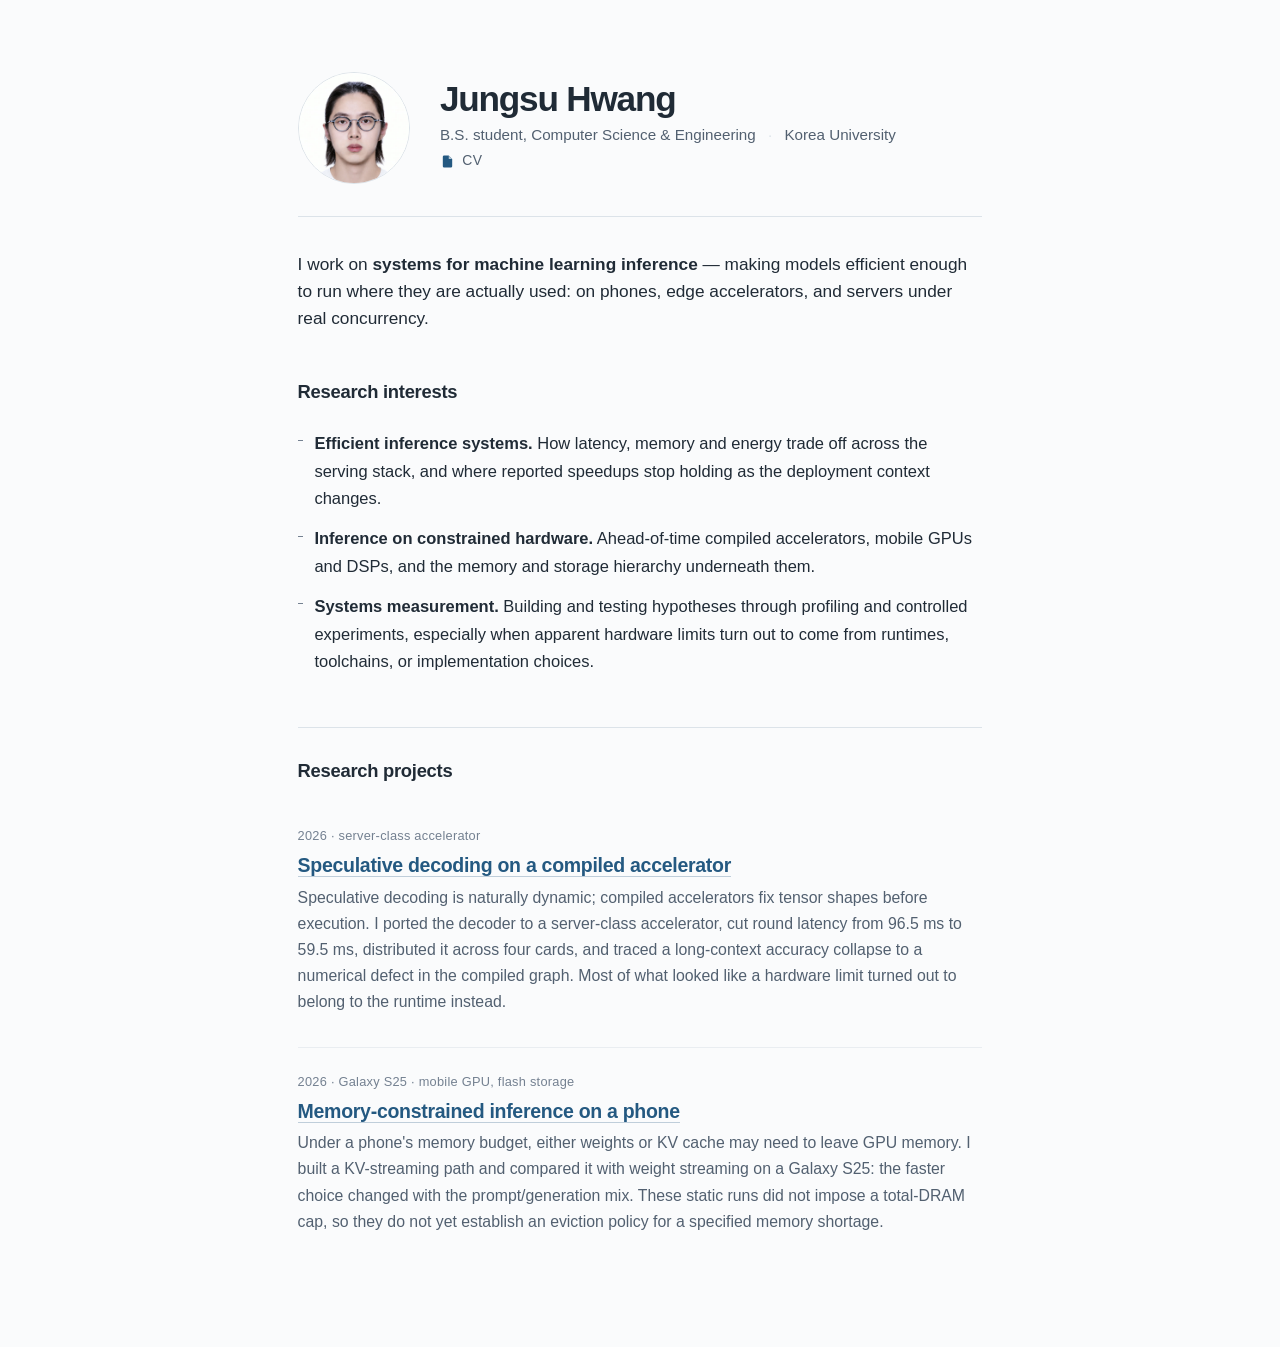
<file: index.html>
<!doctype html>
<html lang="en">
<head>
<meta charset="utf-8">
<meta name="viewport" content="width=device-width, initial-scale=1">
<meta name="robots" content="noindex, nofollow, noarchive">
<title>Jungsu Hwang</title>
<meta name="description" content="Jungsu Hwang - undergraduate researcher at Korea University working on systems for machine learning inference.">

<!-- Open Graph: this is what shows up when you paste the link into an email or Slack. -->
<meta property="og:type" content="profile">
<meta property="og:title" content="Jungsu Hwang">
<meta property="og:description" content="Systems for machine learning inference - on phones, edge accelerators, and servers under real concurrency.">
<meta property="og:url" content="https://jasonwayn.github.io/">

<link rel="stylesheet" href="assets/css/style.css">
</head>
<body>
<main class="wrap">

  <!-- =========================================================
       MASTHEAD
       ========================================================= -->
  <header class="masthead">
    <!-- Cropped from the original by ffmpeg: crop=950:950:103:55, 512px square.
         Softening lives in style.css (.portrait); --portrait-fade controls it. -->
    <img class="portrait" src="assets/img/portrait.jpg" alt="Jungsu Hwang">

    <div>
      <h1>Jungsu Hwang</h1>
      <p class="affil">
        <span>B.S. student, Computer Science &amp; Engineering</span>
        <span class="sep">&middot;</span>
        <span>Korea University</span>
      </p>

      <!-- Drop the PDF at assets/CV.pdf. To show the glyph alone, delete the
           <span>CV</span> below; the link keeps its accessible name either way. -->
      <p class="cvline">
        <a class="cvlink" href="assets/CV.pdf" target="_blank" rel="noopener"
           aria-label="Curriculum vitae (PDF)">
          <svg viewBox="0 0 16 16" width="15" height="15"
               aria-hidden="true" focusable="false">
            <path class="doc"  d="M9.3 1.6H4.4a1.4 1.4 0 0 0-1.4 1.4v10a1.4 1.4 0 0 0 1.4 1.4h7.2a1.4 1.4 0 0 0 1.4-1.4V5.3z"/>
            <path class="fold" d="M9.3 1.6v3.7H13z"/>
          </svg><span>CV</span>
        </a>
      </p>
    </div>
  </header>

  <p class="lede">
    I work on <strong>systems for machine learning inference</strong> &mdash; making models
    efficient enough to run where they are actually used: on phones, edge accelerators, and
    servers under real concurrency.
  </p>


  <!-- =========================================================
       RESEARCH INTERESTS
       ========================================================= -->
  <section>
    <h2>Research interests</h2>
    <ul class="clean">
      <li><strong>Efficient inference systems.</strong> How latency, memory and energy
        trade off across the serving stack, and where reported speedups stop holding as the
        deployment context changes.</li>
      <li><strong>Inference on constrained hardware.</strong> Ahead-of-time compiled
        accelerators, mobile GPUs and DSPs, and the memory and storage hierarchy underneath
        them.</li>
      <li><strong>Systems measurement.</strong> Building and testing hypotheses through
        profiling and controlled experiments, especially when apparent hardware limits turn
        out to come from runtimes, toolchains, or implementation choices.</li>
    </ul>
  </section>


  <!-- =========================================================
       RESEARCH PROJECTS - what was found. One detail page so far;
       entries without one are self-contained.
       ========================================================= -->
  <section>
    <h2>Research projects</h2>

    <article class="entry">
      <div class="meta">2026 &middot; server-class accelerator</div>
      <h3><a href="projects/npu-static-shapes.html">Speculative decoding on a compiled accelerator</a></h3>
      <p>
        Speculative decoding is naturally dynamic; compiled accelerators fix tensor shapes
        before execution. I ported the decoder to a server-class accelerator, cut round
        latency from 96.5&nbsp;ms to 59.5&nbsp;ms, distributed it across four cards, and
        traced a long-context accuracy collapse to a numerical defect in the compiled graph.
        Most of what looked like a hardware limit turned out to belong to the runtime
        instead.
      </p>
    </article>

    <article class="entry">
      <div class="meta">2026 &middot; Galaxy S25 &middot; mobile GPU, flash storage</div>
      <h3><a href="projects/phone-memory.html">Memory-constrained inference on a phone</a></h3>
      <p>
        Under a phone's memory budget, either weights or KV cache may need to leave GPU
        memory. I built a KV-streaming path and compared it with weight streaming on a
        Galaxy S25: the faster choice changed with the prompt/generation mix.
        These static runs did not impose a total-DRAM cap, so they do not yet
        establish an eviction policy for a specified memory shortage.
      </p>
    </article>

    <!-- Fill in the paper title and authors, then uncomment to show this entry.
    <article class="entry">
      <h3>Reproducing PAPER TITLE end-to-end</h3>
      <p>
        Reproduced AUTHORS's preprint from the released artifact on a lab server,
        including three patches needed to make the published pipeline run.
      </p>
    </article>
    -->
  </section>


</main>
</body>
</html>
</file>
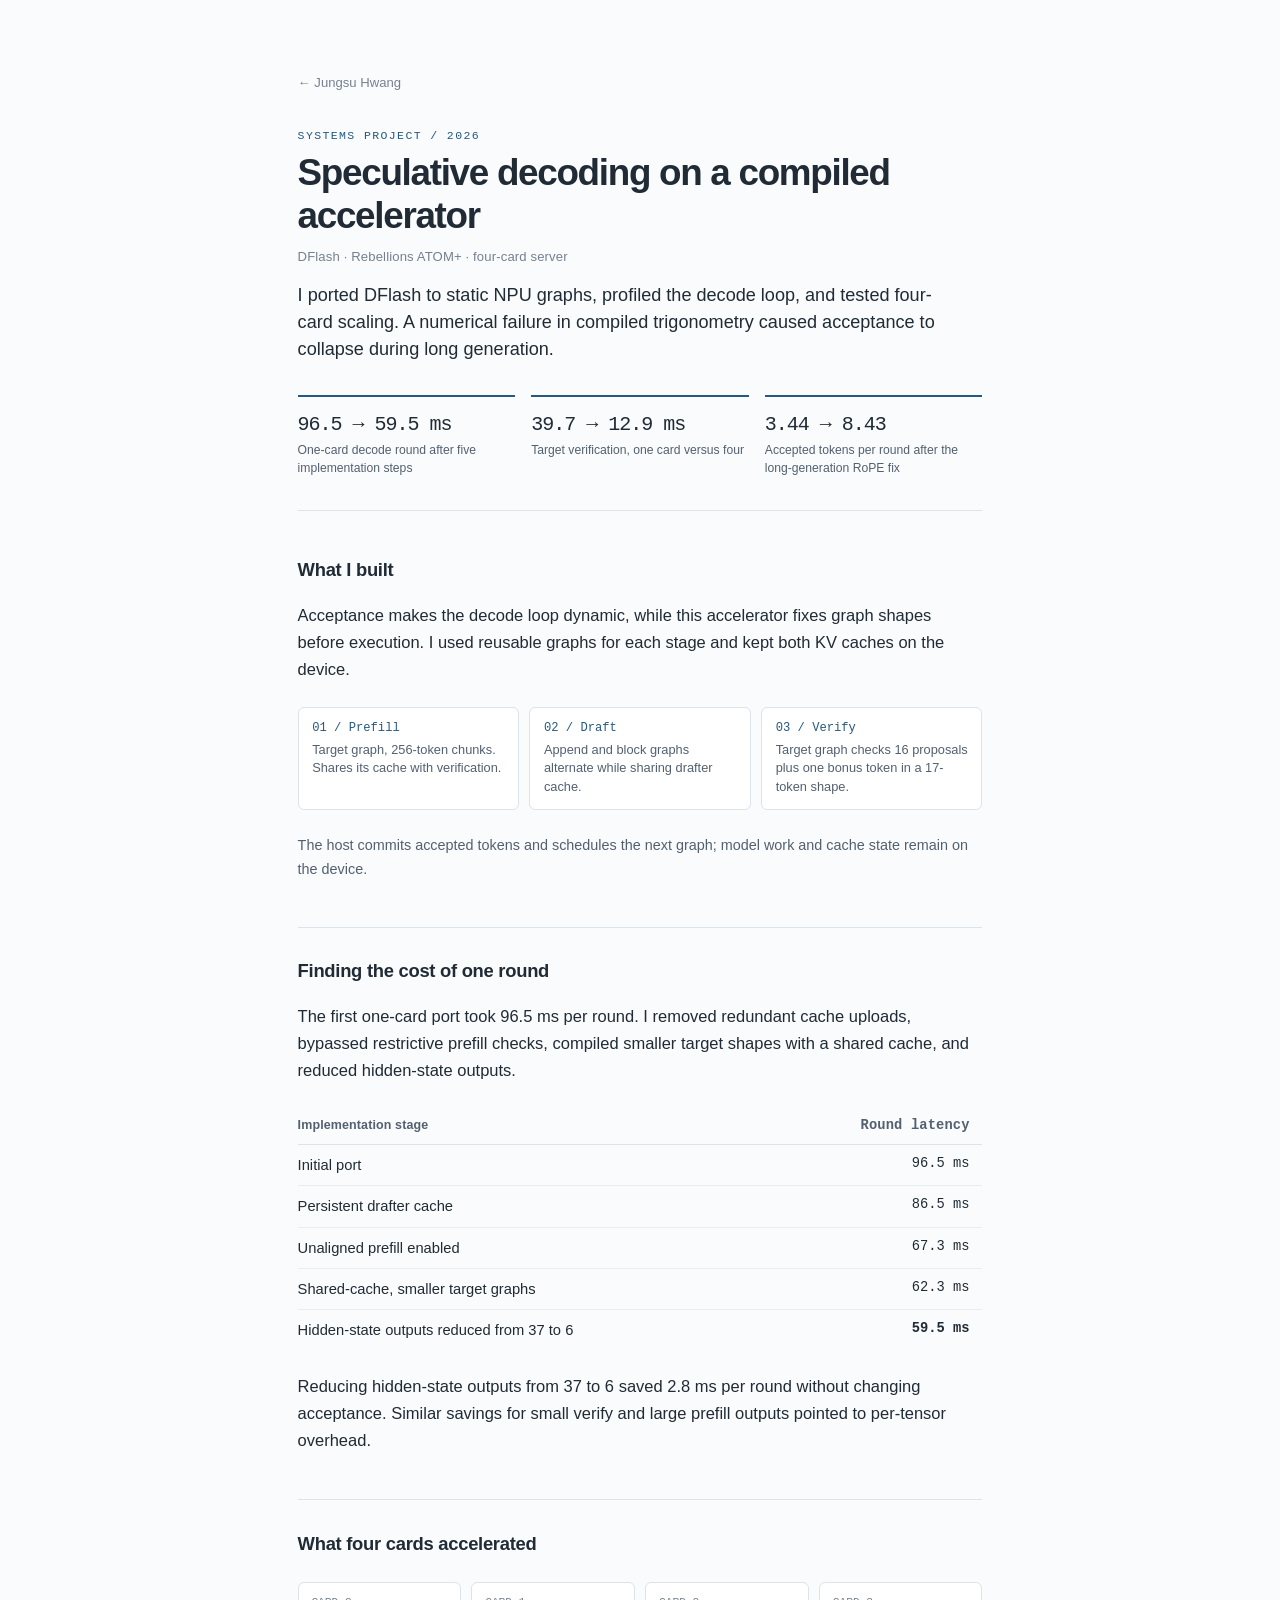
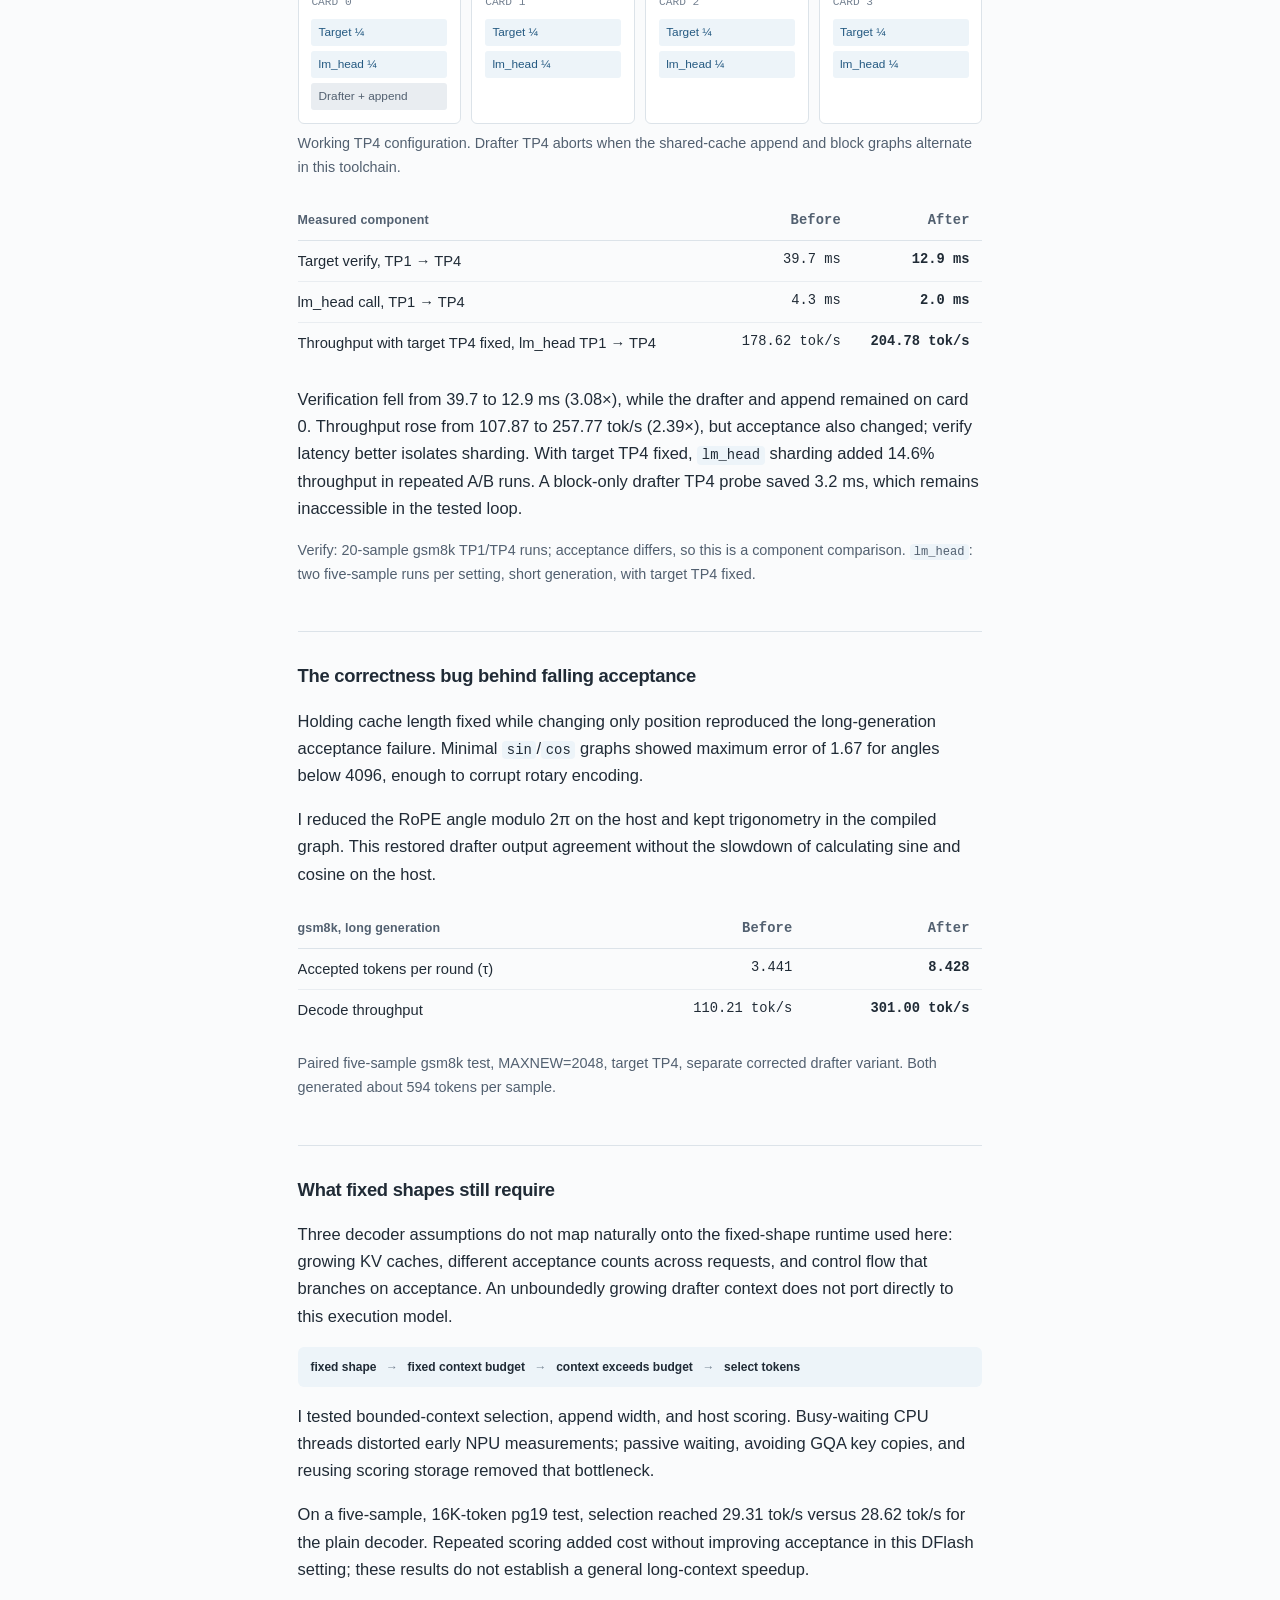
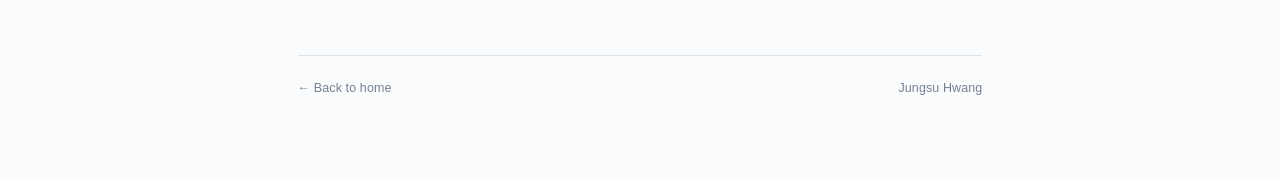
<file: projects/npu-static-shapes.html>
<!doctype html>
<html lang="en">
<head>
<meta charset="utf-8">
<meta name="viewport" content="width=device-width, initial-scale=1">
<meta name="robots" content="noindex, nofollow, noarchive">
<title>Speculative decoding on a compiled accelerator</title>
<meta name="description" content="A static-graph port of DFlash to Rebellions ATOM+: implementation, measured optimizations, four-card scaling, and a long-context correctness fix.">
<link rel="stylesheet" href="../assets/css/style.css">
<style>
  .project-kicker { margin: 0 0 .65rem; color: var(--accent); font: .72rem var(--font-mono); letter-spacing: .12em; text-transform: uppercase; }
  .project-intro { max-width: 40rem; margin: .9rem 0 0; font-size: 1.13rem; line-height: 1.5; }
  .stats { display: grid; grid-template-columns: repeat(3, minmax(0, 1fr)); gap: 1rem; margin: 2rem 0 0; }
  .stat { padding: 1rem 0 .1rem; border-top: 2px solid var(--accent); }
  .stat strong { display: block; font: 1.25rem var(--font-mono); letter-spacing: -.05em; color: var(--text); }
  .stat span { display: block; margin-top: .4rem; color: var(--text-muted); font: .76rem/1.45 var(--font-sans); }
  .section-note { color: var(--text-muted); font-size: .9rem; }
  .flow { display: grid; grid-template-columns: repeat(3, minmax(0, 1fr)); gap: .65rem; margin: 1.5rem 0; }
  .flow-step { border: 1px solid var(--rule); border-radius: 6px; padding: .8rem .85rem; background: var(--bg-raised); }
  .flow-step b { display: block; font: .76rem var(--font-mono); color: var(--accent); }
  .flow-step span { display: block; margin-top: .35rem; color: var(--text-muted); font: .8rem/1.45 var(--font-sans); }
  .round-table th:first-child, .round-table td:first-child { width: 67%; }
  .cards { display: grid; grid-template-columns: repeat(4, minmax(0, 1fr)); gap: .65rem; margin: 1.4rem 0 .55rem; }
  .card { min-width: 0; padding: .8rem; border: 1px solid var(--rule); border-radius: 6px; background: var(--bg-raised); }
  .card .label { display: block; margin-bottom: .7rem; color: var(--text-faint); font: .7rem var(--font-mono); }
  .card .piece { display: block; padding: .35rem .45rem; margin-top: .35rem; border-radius: 3px; background: var(--accent-soft); color: var(--accent); font: .74rem/1.3 var(--font-sans); }
  .card .local { background: var(--rule-soft); color: var(--text-muted); }
  .shape-chain { display: flex; flex-wrap: wrap; gap: .35rem .6rem; align-items: center; margin: 1rem 0; padding: .7rem .8rem; background: var(--accent-soft); border-radius: 6px; font: .75rem/1.5 var(--font-sans); }
  .shape-chain b { font-weight: 600; }
  .shape-chain span { color: var(--text-faint); }
  @media (max-width: 560px) {
    .stats { grid-template-columns: 1fr; gap: .45rem; }
    .stat { padding-top: .7rem; }
    .flow { grid-template-columns: 1fr; }
    .cards { grid-template-columns: repeat(2, minmax(0, 1fr)); }
  }
</style>
</head>
<body>
<main class="wrap">
  <p class="crumb"><a href="../">&larr; Jungsu Hwang</a></p>

  <header class="pagehead">
    <p class="project-kicker">Systems project / 2026</p>
    <h1>Speculative decoding on a compiled accelerator</h1>
    <p class="meta">DFlash &middot; Rebellions ATOM+ &middot; four-card server</p>
    <p class="project-intro">I ported DFlash to static NPU graphs, profiled the decode loop, and tested four-card scaling. A numerical failure in compiled trigonometry caused acceptance to collapse during long generation.</p>
    <div class="stats" aria-label="Key measured results">
      <div class="stat"><strong>96.5 &rarr; 59.5 ms</strong><span>One-card decode round after five implementation steps</span></div>
      <div class="stat"><strong>39.7 &rarr; 12.9 ms</strong><span>Target verification, one card versus four</span></div>
      <div class="stat"><strong>3.44 &rarr; 8.43</strong><span>Accepted tokens per round after the long-generation RoPE fix</span></div>
    </div>
  </header>

  <section>
    <h2>What I built</h2>
    <p>Acceptance makes the decode loop dynamic, while this accelerator fixes graph shapes before execution. I used reusable graphs for each stage and kept both KV caches on the device.</p>
    <div class="flow" aria-label="Static-graph decoding pipeline">
      <div class="flow-step"><b>01 / Prefill</b><span>Target graph, 256-token chunks. Shares its cache with verification.</span></div>
      <div class="flow-step"><b>02 / Draft</b><span>Append and block graphs alternate while sharing drafter cache.</span></div>
      <div class="flow-step"><b>03 / Verify</b><span>Target graph checks 16 proposals plus one bonus token in a 17-token shape.</span></div>
    </div>
    <p class="section-note">The host commits accepted tokens and schedules the next graph; model work and cache state remain on the device.</p>
  </section>

  <section>
    <h2>Finding the cost of one round</h2>
    <p>The first one-card port took 96.5 ms per round. I removed redundant cache uploads, bypassed restrictive prefill checks, compiled smaller target shapes with a shared cache, and reduced hidden-state outputs.</p>
    <div class="scroll-x">
      <table class="round-table">
        <thead><tr><th>Implementation stage</th><th class="num">Round latency</th></tr></thead>
        <tbody>
          <tr><td>Initial port</td><td class="num">96.5 ms</td></tr>
          <tr><td>Persistent drafter cache</td><td class="num">86.5 ms</td></tr>
          <tr><td>Unaligned prefill enabled</td><td class="num">67.3 ms</td></tr>
          <tr><td>Shared-cache, smaller target graphs</td><td class="num">62.3 ms</td></tr>
          <tr><td>Hidden-state outputs reduced from 37 to 6</td><td class="num win">59.5 ms</td></tr>
        </tbody>
      </table>
    </div>
    <p>Reducing hidden-state outputs from 37 to 6 saved 2.8 ms per round without changing acceptance. Similar savings for small verify and large prefill outputs pointed to per-tensor overhead.</p>
  </section>

  <section>
    <h2>What four cards accelerated</h2>
    <div class="cards" role="img" aria-label="The target and optional output projection are sharded across cards zero through three. Drafter and append remain on card zero.">
      <div class="card"><span class="label">CARD 0</span><span class="piece">Target &frac14;</span><span class="piece">lm_head &frac14;</span><span class="piece local">Drafter + append</span></div>
      <div class="card"><span class="label">CARD 1</span><span class="piece">Target &frac14;</span><span class="piece">lm_head &frac14;</span></div>
      <div class="card"><span class="label">CARD 2</span><span class="piece">Target &frac14;</span><span class="piece">lm_head &frac14;</span></div>
      <div class="card"><span class="label">CARD 3</span><span class="piece">Target &frac14;</span><span class="piece">lm_head &frac14;</span></div>
    </div>
    <p class="section-note">Working TP4 configuration. Drafter TP4 aborts when the shared-cache append and block graphs alternate in this toolchain.</p>
    <div class="scroll-x">
      <table>
        <thead><tr><th>Measured component</th><th class="num">Before</th><th class="num">After</th></tr></thead>
        <tbody>
          <tr><td>Target verify, TP1 &rarr; TP4</td><td class="num">39.7 ms</td><td class="num win">12.9 ms</td></tr>
          <tr><td>lm_head call, TP1 &rarr; TP4</td><td class="num">4.3 ms</td><td class="num win">2.0 ms</td></tr>
          <tr><td>Throughput with target TP4 fixed, lm_head TP1 &rarr; TP4</td><td class="num">178.62 tok/s</td><td class="num win">204.78 tok/s</td></tr>
        </tbody>
      </table>
    </div>
    <p>Verification fell from 39.7 to 12.9 ms (3.08&times;), while the drafter and append remained on card 0. Throughput rose from 107.87 to 257.77 tok/s (2.39&times;), but acceptance also changed; verify latency better isolates sharding. With target TP4 fixed, <code>lm_head</code> sharding added 14.6% throughput in repeated A/B runs. A block-only drafter TP4 probe saved 3.2 ms, which remains inaccessible in the tested loop.</p>
    <p class="section-note">Verify: 20-sample gsm8k TP1/TP4 runs; acceptance differs, so this is a component comparison. <code>lm_head</code>: two five-sample runs per setting, short generation, with target TP4 fixed.</p>
  </section>

  <section>
    <h2>The correctness bug behind falling acceptance</h2>
    <p>Holding cache length fixed while changing only position reproduced the long-generation acceptance failure. Minimal <code>sin</code>/<code>cos</code> graphs showed maximum error of 1.67 for angles below 4096, enough to corrupt rotary encoding.</p>
    <p>I reduced the RoPE angle modulo 2&pi; on the host and kept trigonometry in the compiled graph. This restored drafter output agreement without the slowdown of calculating sine and cosine on the host.</p>
    <div class="scroll-x">
      <table>
        <thead><tr><th>gsm8k, long generation</th><th class="num">Before</th><th class="num">After</th></tr></thead>
        <tbody>
          <tr><td>Accepted tokens per round (&tau;)</td><td class="num">3.441</td><td class="num win">8.428</td></tr>
          <tr><td>Decode throughput</td><td class="num">110.21 tok/s</td><td class="num win">301.00 tok/s</td></tr>
        </tbody>
      </table>
    </div>
    <p class="section-note">Paired five-sample gsm8k test, MAXNEW=2048, target TP4, separate corrected drafter variant. Both generated about 594 tokens per sample.</p>
  </section>

  <section>
    <h2>What fixed shapes still require</h2>
    <p>Three decoder assumptions do not map naturally onto the fixed-shape runtime used here: growing KV caches, different acceptance counts across requests, and control flow that branches on acceptance. An unboundedly growing drafter context does not port directly to this execution model.</p>
    <div class="shape-chain" aria-label="Fixed shape leads to context selection"><b>fixed shape</b><span>&rarr;</span><b>fixed context budget</b><span>&rarr;</span><b>context exceeds budget</b><span>&rarr;</span><b>select tokens</b></div>
    <p>I tested bounded-context selection, append width, and host scoring. Busy-waiting CPU threads distorted early NPU measurements; passive waiting, avoiding GQA key copies, and reusing scoring storage removed that bottleneck.</p>
    <p>On a five-sample, 16K-token pg19 test, selection reached 29.31 tok/s versus 28.62 tok/s for the plain decoder. Repeated scoring added cost without improving acceptance in this DFlash setting; these results do not establish a general long-context speedup.</p>
  </section>

  <footer><span><a href="../">&larr; Back to home</a></span><span>Jungsu Hwang</span></footer>
</main>
</body>
</html>
</file>
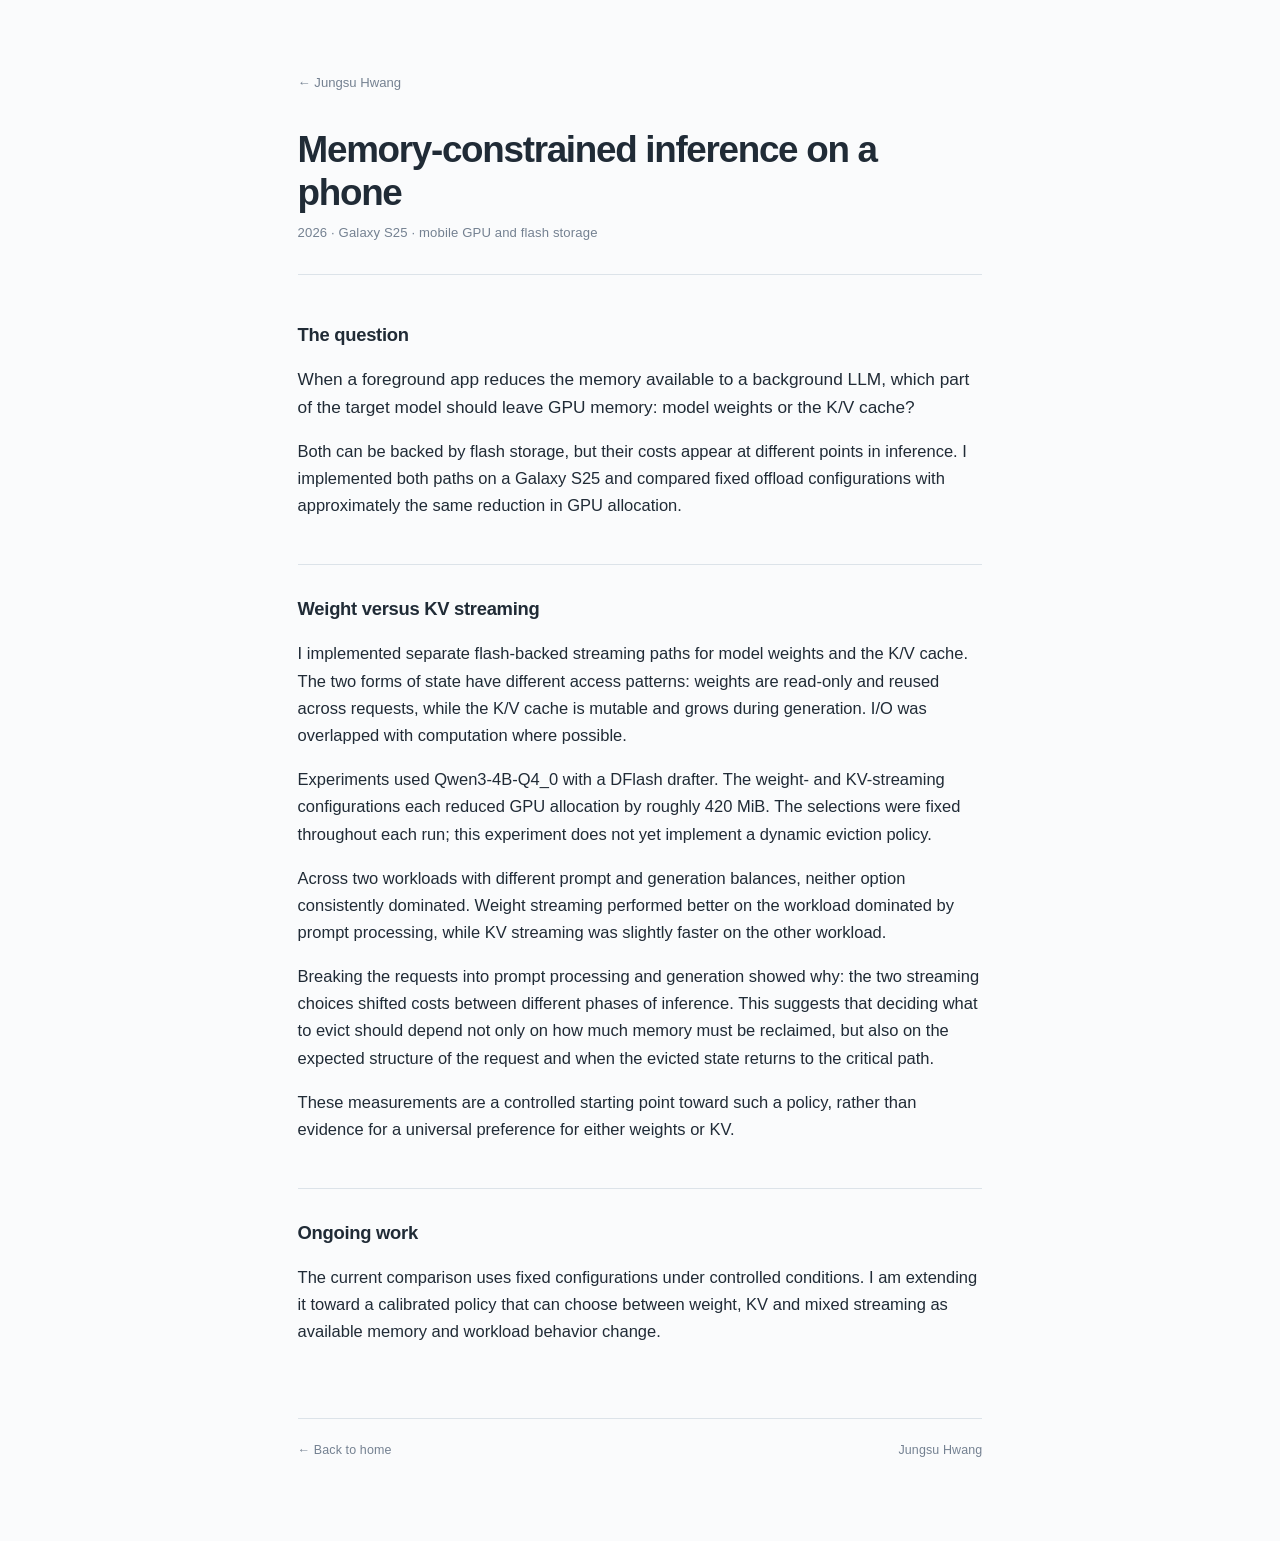
<file: projects/phone-memory.html>
<!doctype html>
<html lang="en">
<head>
<meta charset="utf-8">
<meta name="viewport" content="width=device-width, initial-scale=1">
<meta name="robots" content="noindex, nofollow, noarchive">
<title>Memory-constrained inference on a phone</title>
<meta name="description" content="A Galaxy S25 study of weight and K/V cache streaming for memory-constrained on-device language-model inference.">
<link rel="stylesheet" href="../assets/css/style.css">
</head>
<body>
<main class="wrap">

  <p class="crumb"><a href="../">&larr; Jungsu Hwang</a></p>

  <header class="pagehead">
    <h1>Memory-constrained inference on a phone</h1>
    <div class="meta">2026 &middot; Galaxy S25 &middot; mobile GPU and flash storage</div>
  </header>

  <!-- ================================================================= -->
  <section>
    <h2>The question</h2>
    <p class="lede">
      When a foreground app reduces the memory available to a background LLM, which
      part of the target model should leave GPU memory: model weights or the K/V cache?
    </p>
    <p>
      Both can be backed by flash storage, but their costs appear at different points
      in inference. I implemented both paths on a Galaxy S25 and compared fixed
      offload configurations with approximately the same reduction in GPU allocation.
    </p>
  </section>

  <!-- ================================================================= -->
  <section id="streaming-comparison">
    <h2>Weight versus KV streaming</h2>
    <p>
      I implemented separate flash-backed streaming paths for model weights and the
      K/V cache. The two forms of state have different access patterns: weights are
      read-only and reused across requests, while the K/V cache is mutable and grows
      during generation. I/O was overlapped with computation where possible.
    </p>
    <p>
      Experiments used Qwen3-4B-Q4_0 with a DFlash drafter. The weight- and
      KV-streaming configurations each reduced GPU allocation by roughly
      420&nbsp;MiB. The selections were fixed throughout each run; this experiment
      does not yet implement a dynamic eviction policy.
    </p>
    <p>
      Across two workloads with different prompt and generation balances, neither
      option consistently dominated. Weight streaming performed better on the
      workload dominated by prompt processing, while KV streaming was slightly
      faster on the other workload.
    </p>
    <p>
      Breaking the requests into prompt processing and generation showed why: the
      two streaming choices shifted costs between different phases of inference.
      This suggests that deciding what to evict should depend not only on how much
      memory must be reclaimed, but also on the expected structure of the request
      and when the evicted state returns to the critical path.
    </p>
    <p>
      These measurements are a controlled starting point toward such a policy,
      rather than evidence for a universal preference for either weights or KV.
    </p>
  </section>

  <!-- ================================================================= -->
  <section>
    <h2>Ongoing work</h2>
    <p>
      The current comparison uses fixed configurations under controlled conditions.
      I am extending it toward a calibrated policy that can choose between weight,
      KV and mixed streaming as available memory and workload behavior change.
    </p>
  </section>

  <!-- Add a public code link here once the repo is public:
       <p class="small muted">Code: <a href="...">github.com/jasonwayn/...</a></p> -->

  <footer>
    <span><a href="../">&larr; Back to home</a></span>
    <span>Jungsu Hwang</span>
  </footer>

</main>
</body>
</html>
</file>
<file: assets/css/style.css>
/* Shared typography and colors for the research site. */

:root {
  --bg:          #fafbfc;
  --bg-raised:   #ffffff;
  --text:        #202b36;
  --text-muted:  #526070;
  --text-faint:  #748191;
  --rule:        #dce3e9;
  --rule-soft:   #e9edf1;
  --accent:      #245981;
  --accent-soft: #edf4f9;

  --font-mono:  ui-monospace, SFMono-Regular, 'SF Mono', Menlo, Consolas,
                'Liberation Mono', monospace;
  --font-sans:  -apple-system, BlinkMacSystemFont, 'Segoe UI',
                'Helvetica Neue', Arial, 'Malgun Gothic', sans-serif;

  --measure: 46rem;
  --portrait-fade: 1;
  color-scheme: light dark;
}

@media (prefers-color-scheme: dark) {
  :root {
    --bg:          #10161c;
    --bg-raised:   #171f27;
    --text:        #e5ebf0;
    --text-muted:  #acb8c3;
    --text-faint:  #8694a2;
    --rule:        #303b46;
    --rule-soft:   #25303a;
    --accent:      #9ac9ed;
    --accent-soft: #1d3141;
  }
}

* { box-sizing: border-box; }
html { -webkit-text-size-adjust: 100%; }

body {
  margin: 0;
  background: var(--bg);
  color: var(--text);
  font-family: var(--font-sans);
  font-size: 16.5px;
  line-height: 1.65;
  -webkit-font-smoothing: antialiased;
  text-rendering: optimizeLegibility;
}

.wrap {
  max-width: var(--measure);
  margin: 0 auto;
  padding: 4.5rem 1.6rem 5rem;
}

/* ---------- links ---------- */

a {
  color: var(--accent);
  text-decoration: none;
  border-bottom: 1px solid color-mix(in srgb, var(--accent) 28%, transparent);
  transition: border-color .15s ease, color .15s ease;
}
a:hover { border-bottom-color: var(--accent); }
a.plain, a.plain:hover { border-bottom: none; }

/* ---------- masthead ---------- */

.masthead {
  display: flex;
  gap: 1.9rem;
  align-items: center;
  padding-bottom: 2rem;
  margin-bottom: 2.1rem;
  border-bottom: 1px solid var(--rule);
}

.portrait {
  flex: 0 0 112px;
  width: 112px;
  height: 112px;
  border-radius: 50%;
  object-fit: cover;
  object-position: 50% 50%;      /* source is already cropped square on the face */
  background: var(--accent-soft);
  border: 1px solid var(--rule);
  opacity: var(--portrait-fade);
  filter: grayscale(.08);
  transition: opacity .3s ease, filter .3s ease;
}
.portrait:hover {
  opacity: 1;
  filter: grayscale(0) contrast(1) brightness(1);
}
/* Shown as a dashed circle until the file exists. */
img.portrait:not([src]), img.portrait[src=""] { border-style: dashed; }

.masthead h1 {
  margin: 0 0 .35rem;
  font-family: var(--font-sans);
  font-size: 2.2rem;
  font-weight: 680;
  letter-spacing: -.035em;
  line-height: 1.12;
}

.affil {
  margin: 0;
  color: var(--text-muted);
  font-size: .95rem;
  line-height: 1.45;
}
.affil span { white-space: nowrap; }
.affil .sep { color: var(--rule); padding: 0 .5rem; }

/* CV link: a glyph and a mono label, no box. Sized to match the h2
   section labels so it reads as a marker rather than a control. */

.cvline { margin: .25rem 0 0; }

.cvlink {
  display: inline-flex;
  align-items: center;
  gap: .46rem;
  font-family: var(--font-sans);
  font-size: .87rem;
  line-height: 1;
  font-weight: 500;
  letter-spacing: .02em;
  color: var(--text-muted);
  border-bottom: none;
  transition: color .15s ease;
}
.cvlink svg {
  width: 15px;       /* drawn glyph is 80% of the box, so this lands on the
                        cap height of the label beside it */
  height: 15px;
  flex: 0 0 15px;
}
/* Solid fills rather than an outline: a 1px stroke does not survive 9px. */
.cvlink .doc  { fill: var(--accent); }
.cvlink .fold { fill: color-mix(in srgb, var(--accent) 34%, var(--bg)); }
.cvlink:hover { color: var(--accent); }
.cvlink:focus-visible {
  outline: 2px solid var(--accent);
  outline-offset: 3px;
  border-radius: 3px;
}

@media (max-width: 560px) {
  .masthead { flex-direction: column; align-items: flex-start; gap: 1.2rem; }
  .portrait { width: 96px; height: 96px; flex-basis: 96px; }
  .masthead h1 { font-size: 2rem; }
}

/* ---------- sections ---------- */

section { margin: 2.8rem 0 0; }
section + section { border-top: 1px solid var(--rule); padding-top: 1.8rem; }

h2 {
  font-family: var(--font-sans);
  font-size: 1.15rem;
  font-weight: 650;
  letter-spacing: -.015em;
  color: var(--text);
  margin: 0 0 1rem;
}

h3 {
  font-family: var(--font-sans);
  font-size: 1.05rem;
  font-weight: 650;
  letter-spacing: -.015em;
  line-height: 1.3;
  margin: 0 0 .35rem;
}

p { margin: 0 0 1.05rem; }
p:last-child { margin-bottom: 0; }

.lede { font-size: 1.08rem; line-height: 1.58; }
.muted { color: var(--text-muted); }
.small { font-size: .9rem; }

strong { font-weight: 650; }
em { font-style: italic; }

/* ---------- entries ---------- */

.entry {
  padding: 1.4rem 0;
  border-bottom: 1px solid var(--rule-soft);
}
.entry:last-of-type { border-bottom: none; }
.entry h3 { font-size: 1.22rem; }

.entry .meta {
  font-family: var(--font-sans);
  font-size: .8rem;
  letter-spacing: .02em;
  color: var(--text-faint);
  margin-bottom: .42rem;
}

.entry p {
  margin: .4rem 0 .6rem;
  color: var(--text-muted);
  font-size: .99rem;
}

ul.clean { list-style: none; padding: 0; margin: 0; }
ul.clean li {
  padding: .42rem 0 .42rem 1.05rem;
  position: relative;
}
ul.clean li::before {
  content: "";
  position: absolute;
  left: 0; top: 1.02em;
  width: 5px; height: 1px;
  background: var(--text-faint);
}

/* ---------- figures & tables ---------- */

figure { margin: 1.8rem 0; padding: 0; }
figure img, figure svg {
  display: block;
  width: 100%;
  height: auto;
  border: 1px solid var(--rule);
  border-radius: 4px;
  background: var(--bg-raised);
}
figcaption {
  margin-top: .65rem;
  font-size: .86rem;
  color: var(--text-muted);
  line-height: 1.5;
}

.scroll-x { overflow-x: auto; margin: 1.4rem 0; }

table {
  border-collapse: collapse;
  width: 100%;
  font-size: .92rem;
  min-width: 28rem;
}
th, td {
  text-align: left;
  padding: .5rem .8rem .5rem 0;
  border-bottom: 1px solid var(--rule-soft);
  vertical-align: top;
}
thead th {
  font-family: var(--font-sans);
  font-size: .78rem;
  font-weight: 650;
  letter-spacing: .01em;
  color: var(--text-muted);
  white-space: nowrap;
  border-bottom-color: var(--rule);
  padding-bottom: .42rem;
}
td.num, th.num {
  text-align: right;
  font-family: var(--font-mono);
  font-size: .86rem;
  font-variant-numeric: tabular-nums;
  white-space: nowrap;
}
tbody tr:last-child td { border-bottom: none; }
.win { font-weight: 600; color: var(--text); }

code {
  font-family: var(--font-mono);
  font-size: .84em;
  background: var(--accent-soft);
  padding: .08em .34em;
  border-radius: 4px;
}

blockquote {
  margin: 1.4rem 0;
  padding: .1rem 0 .1rem 1.15rem;
  border-left: 2px solid var(--rule);
  color: var(--text-muted);
}

/* ---------- sub-page nav ---------- */

.crumb {
  font-family: var(--font-sans);
  font-size: .82rem;
  margin-bottom: 2.2rem;
  color: var(--text-faint);
}
.crumb a { color: var(--text-faint); border-bottom: none; }
.crumb a:hover { color: var(--accent); }

.pagehead {
  padding-bottom: 1.9rem;
  margin-bottom: 2rem;
  border-bottom: 1px solid var(--rule);
}
.pagehead h1 {
  font-family: var(--font-sans);
  font-size: 2.3rem;
  font-weight: 660;
  letter-spacing: -.035em;
  line-height: 1.16;
  margin: 0 0 .5rem;
}
.pagehead .meta {
  font-family: var(--font-sans);
  font-size: .82rem;
  letter-spacing: .01em;
  color: var(--text-faint);
  margin: 0;
}

/* ---------- placeholder marker ----------
   Search the HTML for "todo" to find everything left to fill in,
   then delete the wrapper along with the placeholder text. */

.todo {
  background: #fff3bf;
  color: #5c4700;
  padding: 0 .25em;
  border-radius: 3px;
  font-weight: 500;
}
@media (prefers-color-scheme: dark) {
  .todo { background: #4a3c00; color: #ffe98a; }
}

/* Placeholder shown until a real photo is dropped in. */
.portrait-ph {
  display: flex;
  align-items: center;
  justify-content: center;
  font-family: var(--font-mono);
  font-size: .68rem;
  letter-spacing: .1em;
  text-transform: uppercase;
  color: var(--text-faint);
  border-style: dashed;
}

/* ---------- footer ---------- */

footer {
  margin-top: 4.5rem;
  padding-top: 1.35rem;
  border-top: 1px solid var(--rule);
  font-family: var(--font-sans);
  font-size: .78rem;
  letter-spacing: .01em;
  color: var(--text-faint);
  display: flex;
  justify-content: space-between;
  flex-wrap: wrap;
  gap: .5rem;
}
footer a { color: var(--text-faint); border-bottom: none; }
footer a:hover { color: var(--accent); }
</file>
